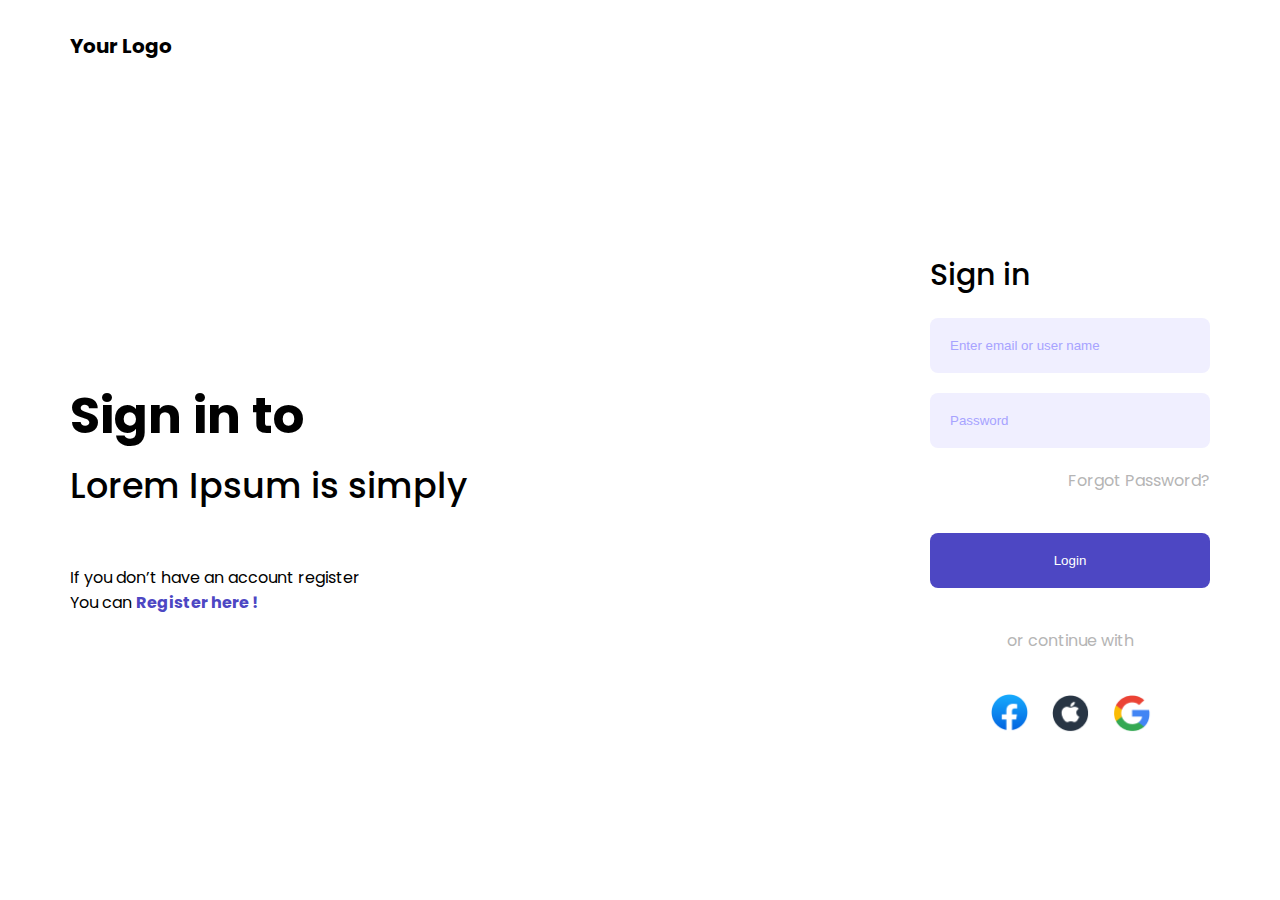
<file: index.html>
<!DOCTYPE html>
<html lang="en">
<head>
  <meta charset="UTF-8">
  <meta name="viewport" content="width=device-width, initial-scale=1.0">
  <link rel="preconnect" href="https://fonts.googleapis.com" />
  <link rel="preconnect" href="https://fonts.gstatic.com" crossorigin />
  <link
    href="https://fonts.googleapis.com/css2?family=Poppins:ital,wght@0,100;0,200;0,300;0,400;0,500;0,600;0,700;0,800;0,900;1,100;1,200;1,300;1,400;1,500;1,600;1,700;1,800;1,900&display=swap"
    rel="stylesheet"
  />
  <link rel="stylesheet" href="./assets/styles/main.css" />
  <title>sign-in</title>
</head>
<body>
  <header>
   <div class="container">
    <a href="index.html">Your Logo</a>
   </div>
  </header>
  <main>
    <section>
      <div class="container">
        <div class="sign-in">
          <h1>Sign in to</h1>
          <p class="description">Lorem Ipsum is simply</p>
          <div class="description-text">
            <p>
              If you don’t have an account register
              <br />
              You can <a href="signup.html">Register here !</a>
            </p>
          </div>
        </div>
        <div class="form">
          <h2>Sign in</h2>
          <form >
            <input type="email" class="email" placeholder="Enter email or user name" required autofocus />
            <input type="password" placeholder="Password" required />
            <a href="#">Forgot Password?</a>
            <input type="submit" value="Login" class="login-btn" />
          </form>
          <p class="continue-with">or continue with</p>
          <div class="login-with">
            <ul>
              <li>
                <a href="#">
                  <img src="assets/icons/Facebook.webp" alt="Facebook" />
                </a>
              </li>
              <li>
                <a href="#">
                  <img src="assets/icons/apple.webp" alt="apple" />
                </a>
              </li>
              <li>
                <a href="#">
                  <img src="assets/icons/google.webp" alt="apple" />
                </a>
              </li>
            </ul>
          </div>
        </div>
      </div>
    </section>
  </main>
</body>
</html>
</file>
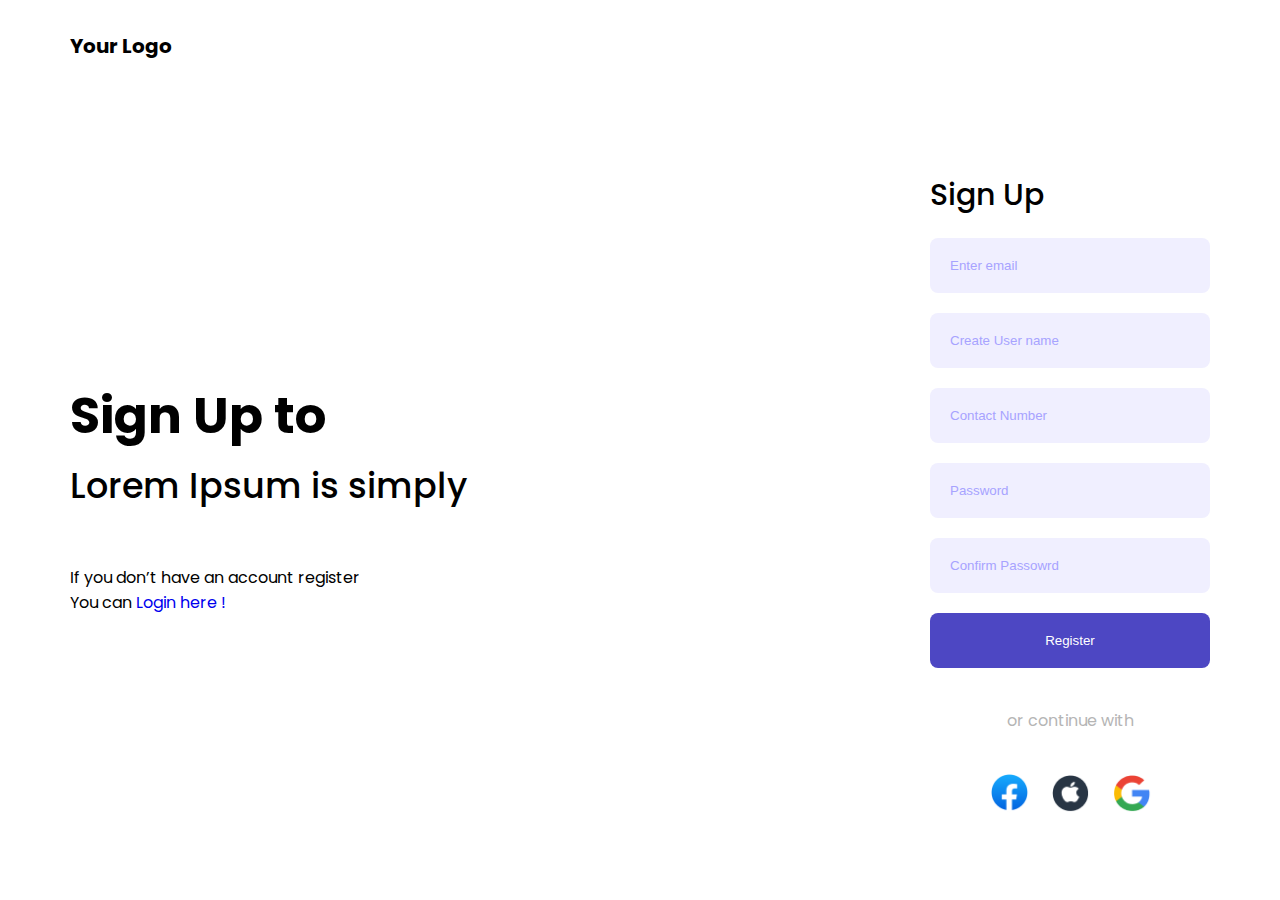
<file: signup.html>
<!DOCTYPE html>
<html lang="en">
  <head>
    <meta charset="UTF-8" />
    <meta name="viewport" content="width=device-width, initial-scale=1.0" />
    <title>Sign Up</title>
    <link rel="preconnect" href="https://fonts.googleapis.com" />
    <link rel="preconnect" href="https://fonts.gstatic.com" crossorigin />
    <link
      href="https://fonts.googleapis.com/css2?family=Poppins:ital,wght@0,100;0,200;0,300;0,400;0,500;0,600;0,700;0,800;0,900;1,100;1,200;1,300;1,400;1,500;1,600;1,700;1,800;1,900&display=swap"
      rel="stylesheet"
    />
    <link rel="stylesheet" href="./assets/styles/main.css" />
  </head>
  <body>
    <header>
      <div class="container">
        <a href="index.html">Your Logo</a>
      </div>
    </header>
    <main>
      <section>
        <div class="container">
          <div class="sign-in">
            <h1>Sign Up to</h1>
            <p class="description">Lorem Ipsum is simply</p>
            <div class="if-have-an-accout">
              <p>
                If you don’t have an account register
                <br />
                You can <a href="index.html">Login here !</a>
              </p>
            </div>
          </div>
          <div class="form">
            <h2>Sign Up</h2>
            <form method="post">
              <input type="text" placeholder="Enter email" required autofocus />
              <input type="text" placeholder="Create User name" required />
              <input type="text" placeholder="Contact Number" required />
              <input type="password" placeholder="Password" required />
              <input type="password" placeholder="Confirm Passowrd" required />

              <input type="submit" value="Register" class="login-btn" />
            </form>
            <p class="continue-with">or continue with</p>
            <div class="login-with">
              <ul>
                <li>
                  <a href="#">
                    <img src="assets/icons/Facebook.webp" alt="Facebook" />
                  </a>
                </li>
                <li>
                  <a href="#">
                    <img src="assets/icons/apple.webp" alt="apple" />
                  </a>
                </li>
                <li>
                  <a href="#">
                    <img src="assets/icons/google.webp" alt="apple" />
                  </a>
                </li>
              </ul>
            </div>
          </div>
        </div>
      </section>
    </main>
  </body>
</html>
</file>
<file: assets/styles/main.css>
* {
  padding: 0;
  margin: 0;
  box-sizing: border-box;
}
:root {
  --black: black;
  --white: white;
  --maximum-blue-purple: #a7a3ff;
  --ocean-blue: #4d47c3;
  --silver: #b5b5b5;
  --alice-blue: #f0efff;
}
body {
  font-family: "Poppins", sans-serif;
}
a {
  text-decoration: none;
}
.container {
  padding: 0 15px;
  margin: auto;
}
@media (min-width: 768px) {
  .container {
    width: 750px;
  }
}
@media (min-width: 992px) {
  .container {
    width: 970px;
  }
}
@media (min-width: 1200px) {
  .container {
    width: 1170px;
  }
}
header {
  padding: 31px 0;
}
header a {
  font-size: 20px;
  font-weight: bold;
  color: var(--black);
}
section .container {
  display: flex;
  align-items: center;
  justify-content: space-between;
  flex-wrap: wrap;
  gap: 40px;
  height: calc(100vh - 92px);
}
@media (max-width: 767px) {
  section .container {
    justify-content: center;
  }
}
.sign-in h1 {
  font-size: 50px;
  font-weight: bold;
  margin-bottom: 5px;
}
.sign-in .description {
  margin-bottom: 53px;
  font-size: 35px;
  font-weight: 500;
}
.sign-in .description-text {
  font-size: 16px;
}
.sign-in .description-text a {
  font-weight: bold;
  color: var(--ocean-blue);
}
.form h2 {
  margin-bottom: 20px;
  font-weight: 500;
  font-size: 30px;
}
.form form input {
  display: block;
  min-width: 280px;
  padding: 20px;
  margin: 20px 0;
  border: none;
  outline: none;
  border-radius: 8px;
  background-color: var(--alice-blue);
}
.form form .input-username {
  margin-bottom: 40px;
}
.form form input::placeholder {
  color: var(--maximum-blue-purple);
}
.form form a {
  display: block;
  margin: 15px 0 40px 0;
  text-align: right;
  color: var(--silver);
}
.form form .login-btn {
  color: var(--white);
  background-color: var(--ocean-blue);
}
.form .continue-with {
  margin: 40px 0;
  text-align: center;
  color: var(--silver);
}
.form .login-with ul {
  display: flex;
  justify-content: center;
  gap: 20px;
  list-style: none;
}
.form .login-with ul li a img {
  width: 41px;
}
</file>
